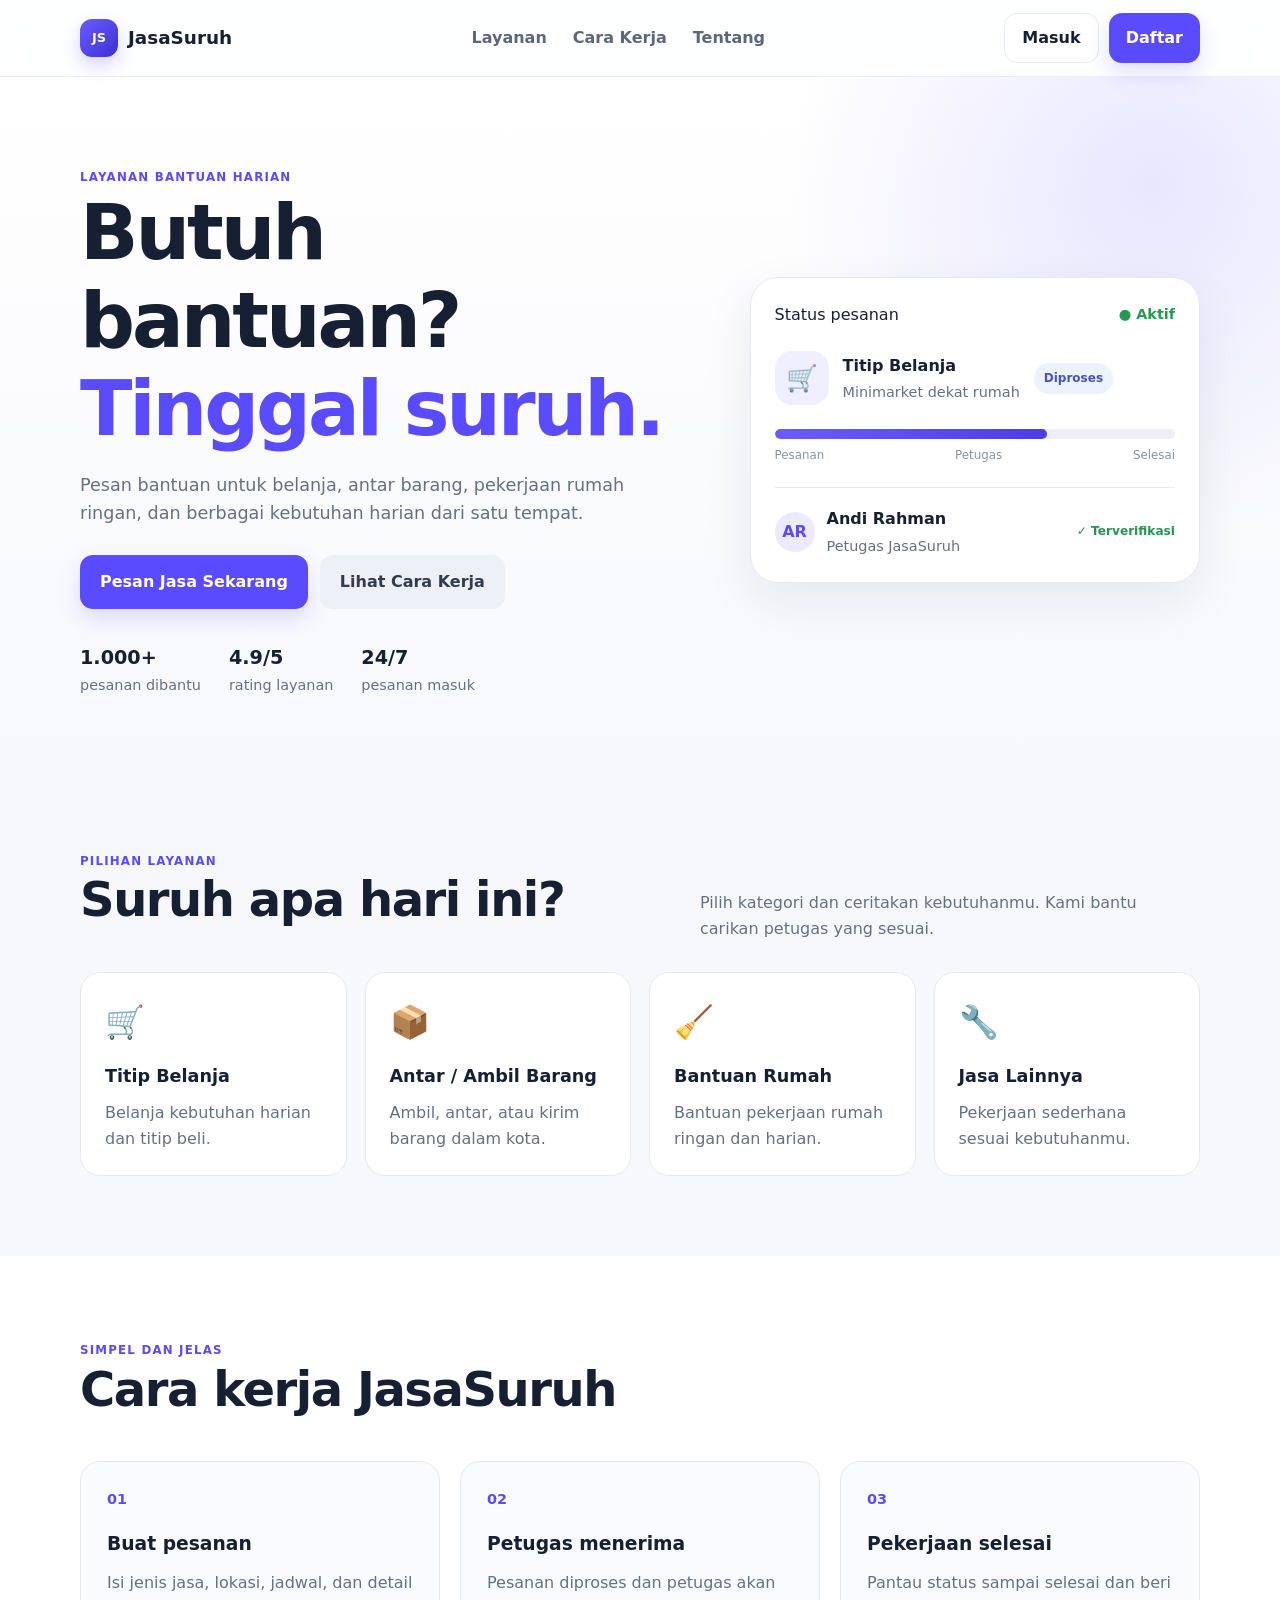
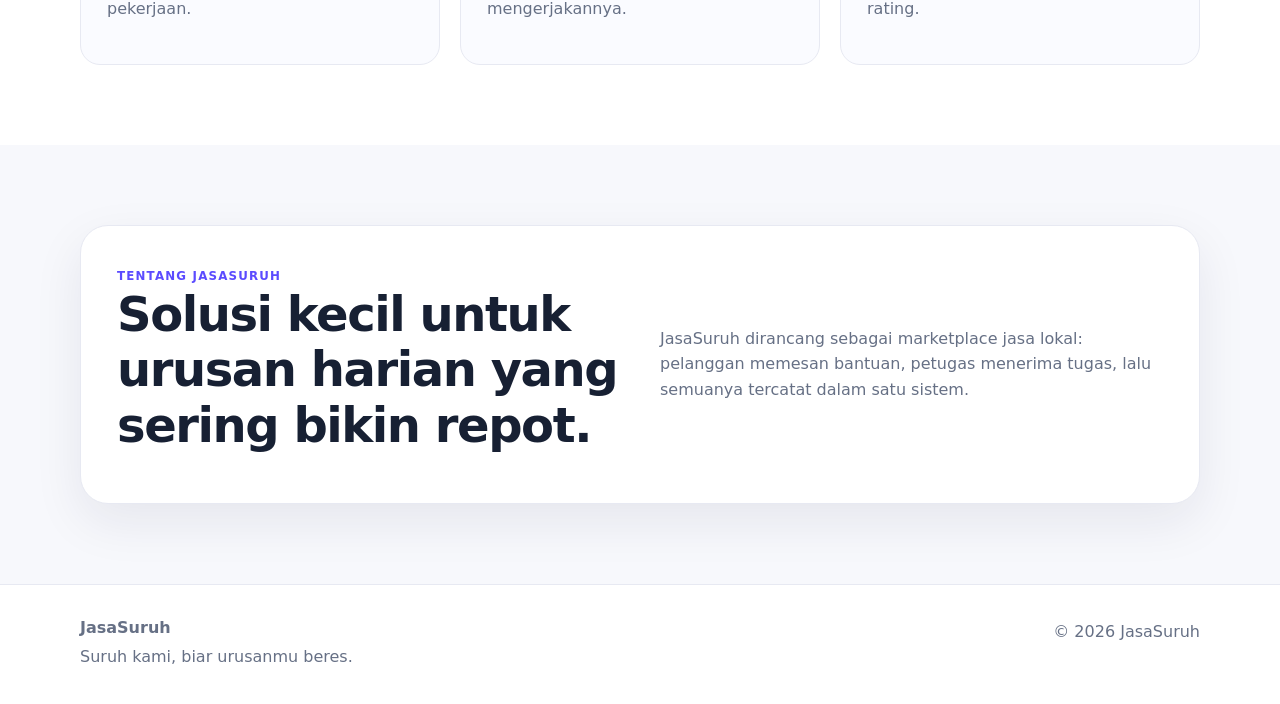
<file: index.html>
<!doctype html>
<html lang="id">
<head>
  <meta charset="UTF-8">
  <meta name="viewport" content="width=device-width, initial-scale=1.0">
  <title>JasaSuruh — Butuh bantuan? Tinggal suruh.</title>
  <link rel="stylesheet" href="assets/css/style.css">
</head>
<body>
  <header class="site-header">
    <div class="container nav-wrap">
      <a class="brand" href="index.html"><span class="brand-mark">JS</span><span>JasaSuruh</span></a>
      <nav class="desktop-nav">
        <a href="#layanan">Layanan</a>
        <a href="#cara-kerja">Cara Kerja</a>
        <a href="#tentang">Tentang</a>
      </nav>
      <div class="nav-actions">
        <a class="btn btn-ghost" href="login.html">Masuk</a>
        <a class="btn btn-primary" href="register.html">Daftar</a>
      </div>
    </div>
  </header>

  <main>
    <section class="hero">
      <div class="container hero-grid">
        <div>
          <span class="eyebrow">Layanan bantuan harian</span>
          <h1>Butuh bantuan?<br><span>Tinggal suruh.</span></h1>
          <p class="hero-copy">Pesan bantuan untuk belanja, antar barang, pekerjaan rumah ringan, dan berbagai kebutuhan harian dari satu tempat.</p>
          <div class="hero-actions">
            <a class="btn btn-primary btn-lg" href="register.html">Pesan Jasa Sekarang</a>
            <a class="btn btn-light btn-lg" href="#cara-kerja">Lihat Cara Kerja</a>
          </div>
          <div class="trust-row">
            <div><strong>1.000+</strong><span>pesanan dibantu</span></div>
            <div><strong>4.9/5</strong><span>rating layanan</span></div>
            <div><strong>24/7</strong><span>pesanan masuk</span></div>
          </div>
        </div>
        <div class="hero-card">
          <div class="mini-card-head"><span>Status pesanan</span><span class="status-dot">● Aktif</span></div>
          <div class="order-preview">
            <div class="order-icon">🛒</div>
            <div><strong>Titip Belanja</strong><p>Minimarket dekat rumah</p></div>
            <span class="pill pill-blue">Diproses</span>
          </div>
          <div class="progress"><span style="width:68%"></span></div>
          <div class="progress-labels"><span>Pesanan</span><span>Petugas</span><span>Selesai</span></div>
          <div class="worker-row"><div class="avatar">AR</div><div><strong>Andi Rahman</strong><p>Petugas JasaSuruh</p></div><span class="verified">✓ Terverifikasi</span></div>
        </div>
      </div>
    </section>

    <section id="layanan" class="section">
      <div class="container">
        <div class="section-head"><div><span class="eyebrow">Pilihan layanan</span><h2>Suruh apa hari ini?</h2></div><p>Pilih kategori dan ceritakan kebutuhanmu. Kami bantu carikan petugas yang sesuai.</p></div>
        <div class="service-grid">
          <a class="service-card" href="register.html"><span>🛒</span><h3>Titip Belanja</h3><p>Belanja kebutuhan harian dan titip beli.</p></a>
          <a class="service-card" href="register.html"><span>📦</span><h3>Antar / Ambil Barang</h3><p>Ambil, antar, atau kirim barang dalam kota.</p></a>
          <a class="service-card" href="register.html"><span>🧹</span><h3>Bantuan Rumah</h3><p>Bantuan pekerjaan rumah ringan dan harian.</p></a>
          <a class="service-card" href="register.html"><span>🔧</span><h3>Jasa Lainnya</h3><p>Pekerjaan sederhana sesuai kebutuhanmu.</p></a>
        </div>
      </div>
    </section>

    <section id="cara-kerja" class="section section-soft">
      <div class="container"><div class="section-head"><div><span class="eyebrow">Simpel dan jelas</span><h2>Cara kerja JasaSuruh</h2></div></div>
        <div class="steps"><div class="step"><div class="step-number">01</div><h3>Buat pesanan</h3><p>Isi jenis jasa, lokasi, jadwal, dan detail pekerjaan.</p></div><div class="step"><div class="step-number">02</div><h3>Petugas menerima</h3><p>Pesanan diproses dan petugas akan mengerjakannya.</p></div><div class="step"><div class="step-number">03</div><h3>Pekerjaan selesai</h3><p>Pantau status sampai selesai dan beri rating.</p></div></div>
      </div>
    </section>

    <section id="tentang" class="section"><div class="container about-card"><div><span class="eyebrow">Tentang JasaSuruh</span><h2>Solusi kecil untuk urusan harian yang sering bikin repot.</h2></div><p>JasaSuruh dirancang sebagai marketplace jasa lokal: pelanggan memesan bantuan, petugas menerima tugas, lalu semuanya tercatat dalam satu sistem.</p></div></section>
  </main>

  <footer class="footer"><div class="container footer-wrap"><div><strong>JasaSuruh</strong><p>Suruh kami, biar urusanmu beres.</p></div><p>© 2026 JasaSuruh</p></div></footer>
</body>
</html>
</file>
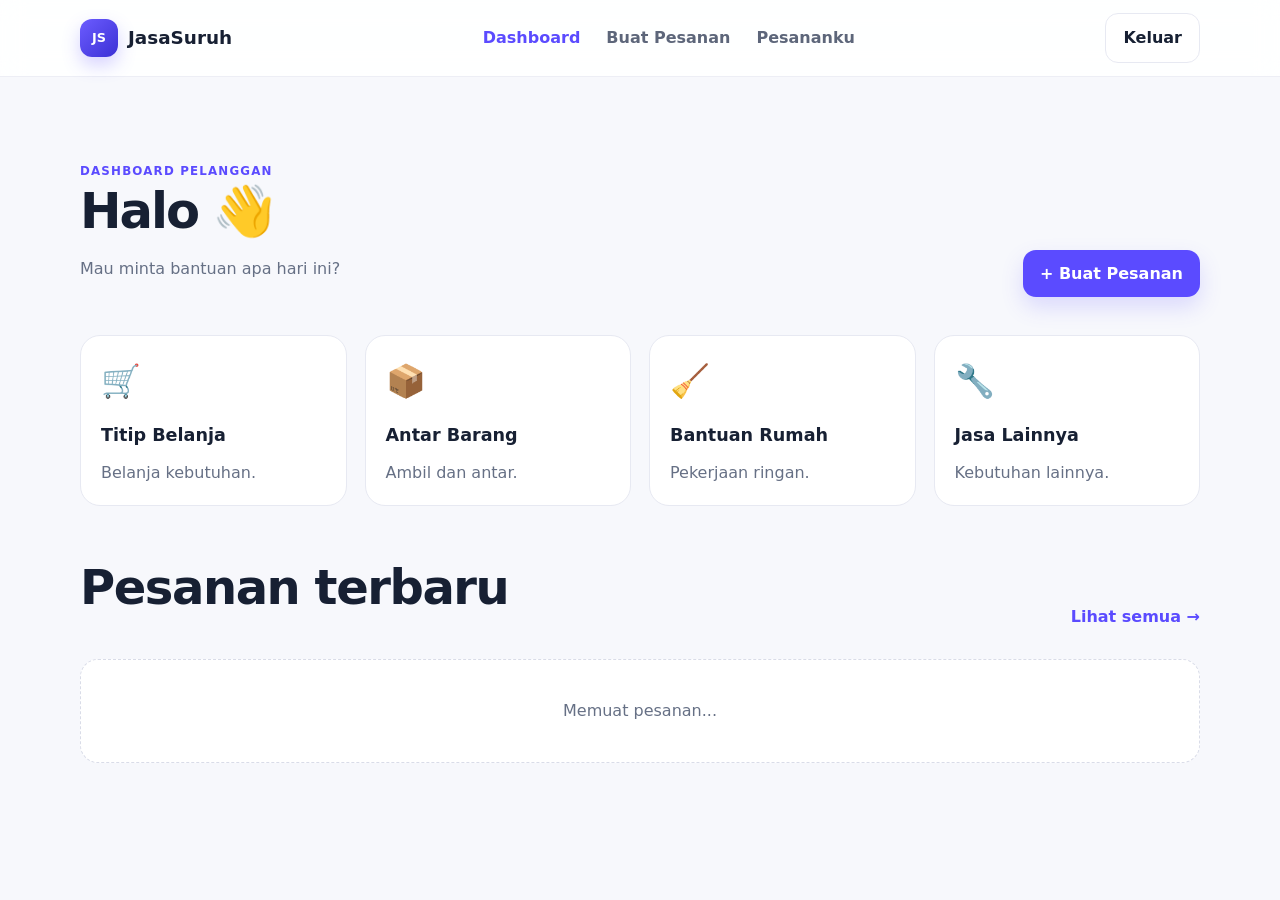
<file: dashboard.html>
<!doctype html>
<html lang="id">
<head><meta charset="UTF-8"><meta name="viewport" content="width=device-width, initial-scale=1.0"><title>Dashboard — JasaSuruh</title><link rel="stylesheet" href="assets/css/style.css"></head>
<body>
<header class="site-header"><div class="container nav-wrap"><a class="brand" href="dashboard.html"><span class="brand-mark">JS</span><span>JasaSuruh</span></a><nav class="desktop-nav"><a class="active" href="dashboard.html">Dashboard</a><a href="order.html">Buat Pesanan</a><a href="orders.html">Pesananku</a></nav><div class="nav-actions"><button id="logoutBtn" class="btn btn-ghost">Keluar</button></div></div></header>
<main class="section"><div class="container"><div class="welcome"><div><span class="eyebrow">Dashboard pelanggan</span><h1 id="welcomeName">Halo 👋</h1><p class="muted">Mau minta bantuan apa hari ini?</p></div><a href="order.html" class="btn btn-primary">+ Buat Pesanan</a></div>
<div class="service-grid compact"><a class="service-card" href="order.html?type=Titip%20Belanja"><span>🛒</span><h3>Titip Belanja</h3><p>Belanja kebutuhan.</p></a><a class="service-card" href="order.html?type=Antar%20Barang"><span>📦</span><h3>Antar Barang</h3><p>Ambil dan antar.</p></a><a class="service-card" href="order.html?type=Bantuan%20Rumah"><span>🧹</span><h3>Bantuan Rumah</h3><p>Pekerjaan ringan.</p></a><a class="service-card" href="order.html?type=Jasa%20Lainnya"><span>🔧</span><h3>Jasa Lainnya</h3><p>Kebutuhan lainnya.</p></a></div>
<div class="section-head dashboard-head"><div><h2>Pesanan terbaru</h2></div><a class="text-link" href="orders.html">Lihat semua →</a></div>
<div id="recentOrders" class="orders-list"><div class="empty-state">Memuat pesanan...</div></div></div></main>
<script src="assets/js/app.js"></script></body></html>
</file>
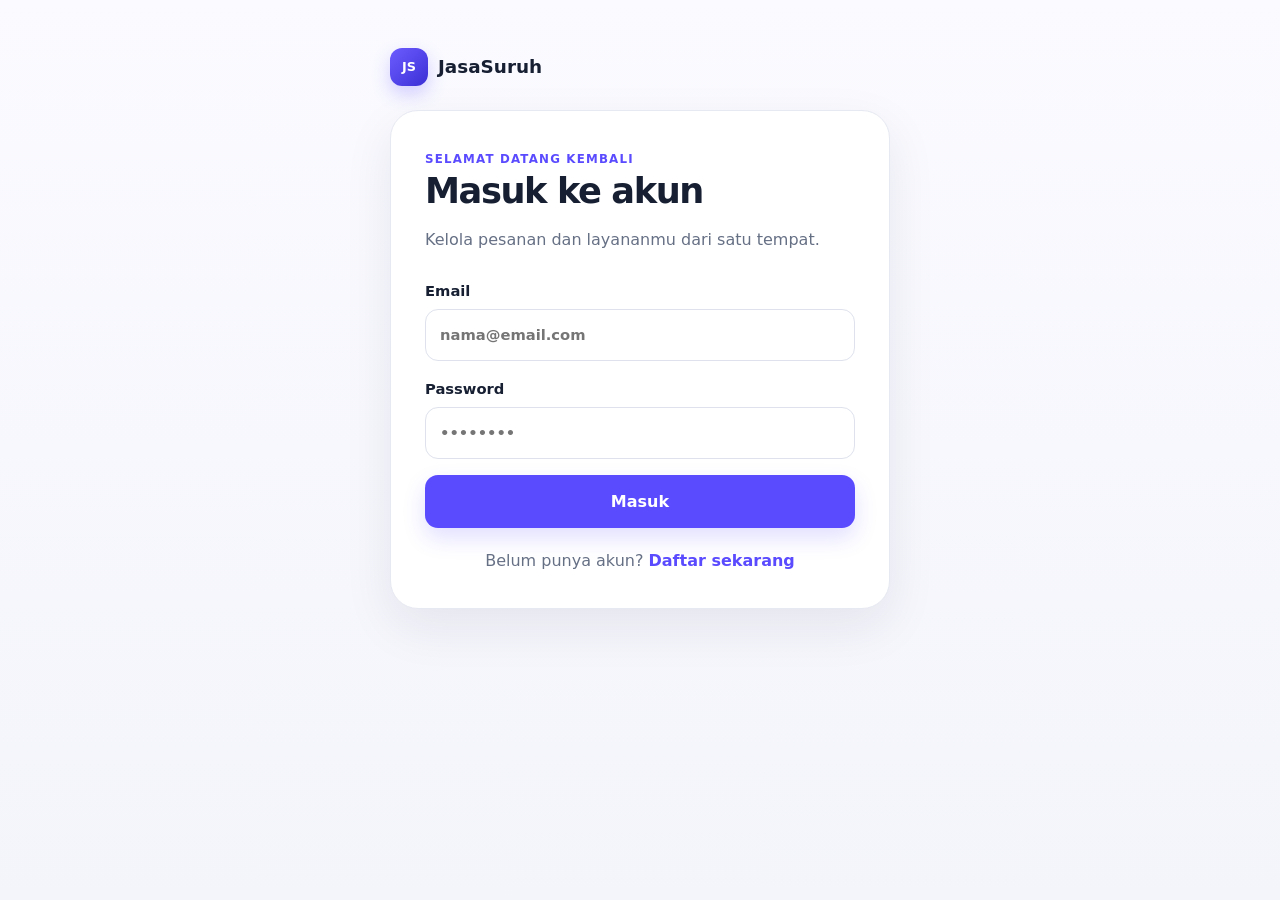
<file: login.html>
<!doctype html>
<html lang="id">
<head><meta charset="UTF-8"><meta name="viewport" content="width=device-width, initial-scale=1.0"><title>Masuk — JasaSuruh</title><link rel="stylesheet" href="assets/css/style.css"></head>
<body class="auth-page">
  <div class="auth-shell">
    <a class="brand auth-brand" href="index.html"><span class="brand-mark">JS</span><span>JasaSuruh</span></a>
    <div class="auth-card"><span class="eyebrow">Selamat datang kembali</span><h1>Masuk ke akun</h1><p class="muted">Kelola pesanan dan layananmu dari satu tempat.</p>
      <form id="loginForm" class="form-grid">
        <label>Email<input type="email" name="email" required placeholder="nama@email.com"></label>
        <label>Password<input type="password" name="password" required placeholder="••••••••"></label>
        <button class="btn btn-primary btn-lg" type="submit">Masuk</button>
        <div id="formMessage" class="form-message"></div>
      </form>
      <p class="auth-footer">Belum punya akun? <a href="register.html">Daftar sekarang</a></p>
    </div>
  </div>
  <script src="assets/js/app.js"></script>
</body>
</html>
</file>
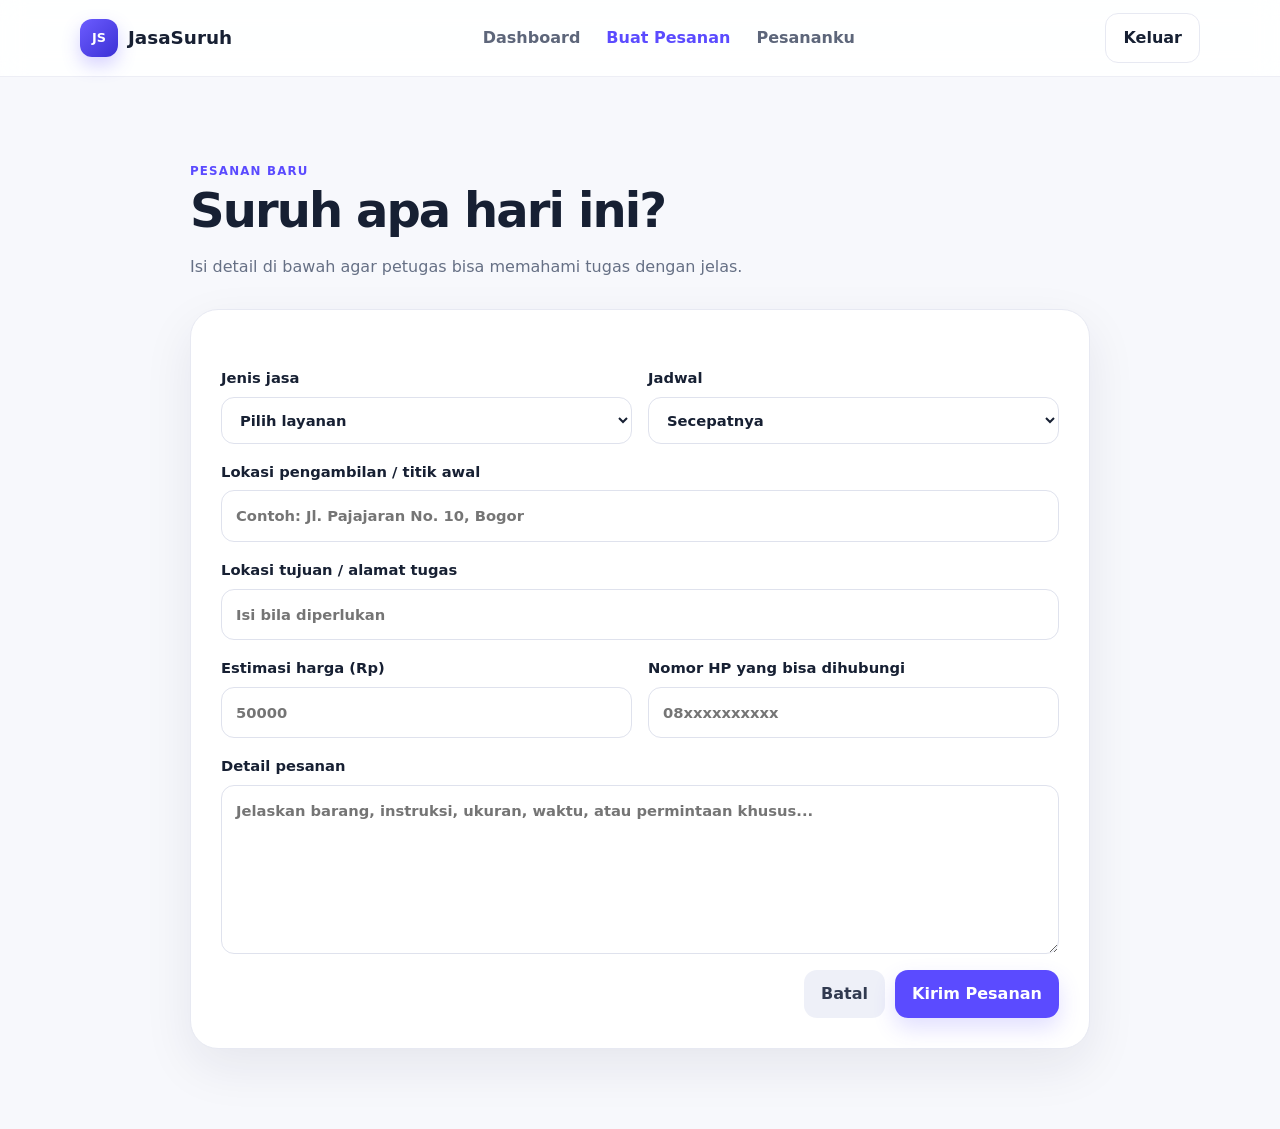
<file: order.html>
<!doctype html>
<html lang="id">
<head><meta charset="UTF-8"><meta name="viewport" content="width=device-width, initial-scale=1.0"><title>Buat Pesanan — JasaSuruh</title><link rel="stylesheet" href="assets/css/style.css"></head>
<body>
<header class="site-header"><div class="container nav-wrap"><a class="brand" href="dashboard.html"><span class="brand-mark">JS</span><span>JasaSuruh</span></a><nav class="desktop-nav"><a href="dashboard.html">Dashboard</a><a class="active" href="order.html">Buat Pesanan</a><a href="orders.html">Pesananku</a></nav><div class="nav-actions"><button id="logoutBtn" class="btn btn-ghost">Keluar</button></div></div></header>
<main class="section"><div class="container narrow"><div class="page-title"><span class="eyebrow">Pesanan baru</span><h1>Suruh apa hari ini?</h1><p class="muted">Isi detail di bawah agar petugas bisa memahami tugas dengan jelas.</p></div>
<div class="form-card"><form id="orderForm" class="form-grid two-col">
<label>Jenis jasa<select name="service_type" id="serviceType" required><option value="">Pilih layanan</option><option>Titip Belanja</option><option>Antar Barang</option><option>Bantuan Rumah</option><option>Jasa Lainnya</option></select></label>
<label>Jadwal<select name="schedule" required><option value="Secepatnya">Secepatnya</option><option value="Hari ini">Hari ini</option><option value="Besok">Besok</option></select></label>
<label class="full">Lokasi pengambilan / titik awal<input type="text" name="pickup_address" required placeholder="Contoh: Jl. Pajajaran No. 10, Bogor"></label>
<label class="full">Lokasi tujuan / alamat tugas<input type="text" name="destination_address" placeholder="Isi bila diperlukan"></label>
<label>Estimasi harga (Rp)<input type="number" name="estimated_price" min="0" step="1000" placeholder="50000"></label>
<label>Nomor HP yang bisa dihubungi<input type="text" name="contact_phone" required placeholder="08xxxxxxxxxx"></label>
<label class="full">Detail pesanan<textarea name="details" rows="6" required placeholder="Jelaskan barang, instruksi, ukuran, waktu, atau permintaan khusus..."></textarea></label>
<div class="full form-actions"><a class="btn btn-light" href="dashboard.html">Batal</a><button class="btn btn-primary" type="submit">Kirim Pesanan</button></div>
<div id="formMessage" class="form-message full"></div>
</form></div></div></main>
<script src="assets/js/app.js"></script></body></html>
</file>
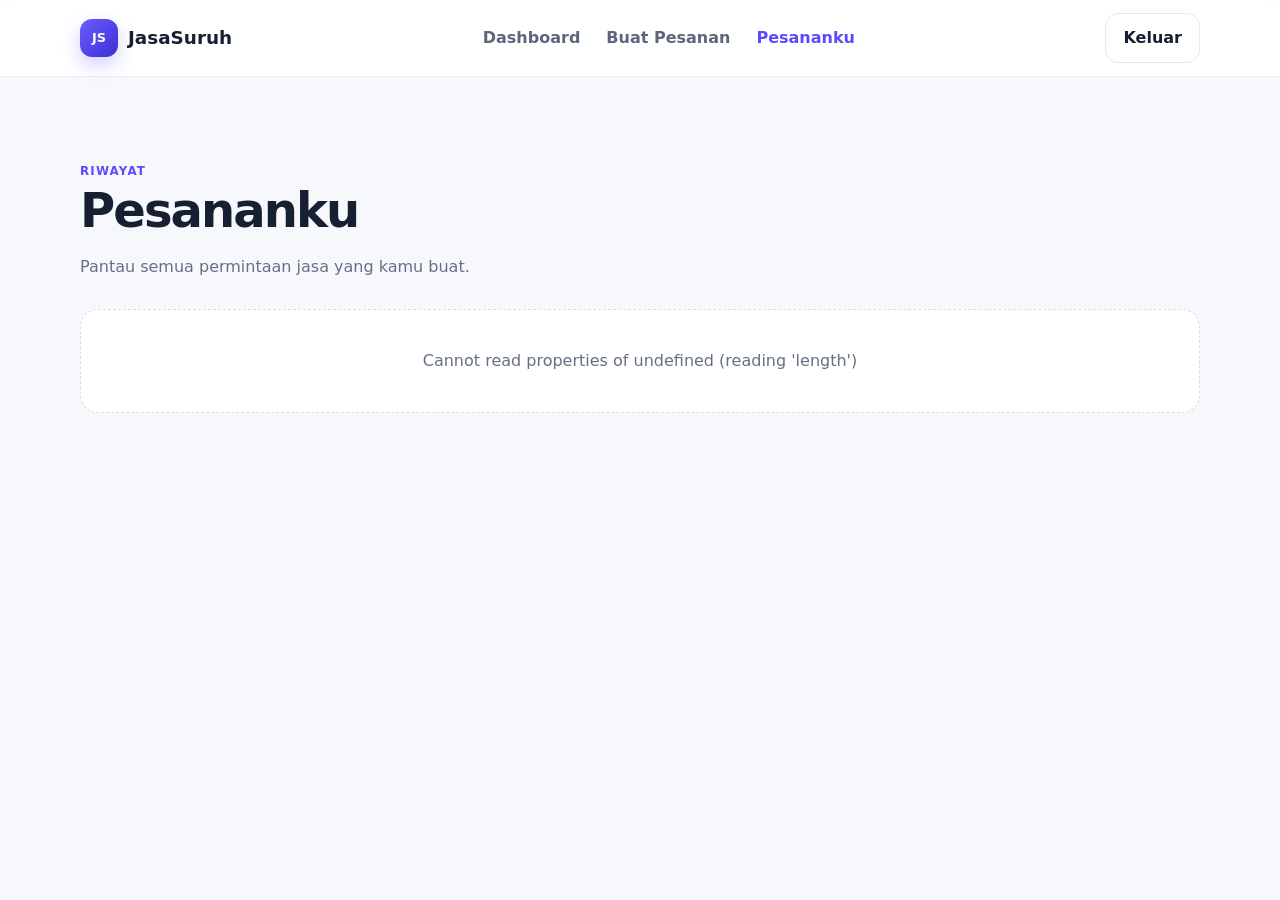
<file: orders.html>
<!doctype html>
<html lang="id">
<head><meta charset="UTF-8"><meta name="viewport" content="width=device-width, initial-scale=1.0"><title>Pesananku — JasaSuruh</title><link rel="stylesheet" href="assets/css/style.css"></head>
<body>
<header class="site-header"><div class="container nav-wrap"><a class="brand" href="dashboard.html"><span class="brand-mark">JS</span><span>JasaSuruh</span></a><nav class="desktop-nav"><a href="dashboard.html">Dashboard</a><a href="order.html">Buat Pesanan</a><a class="active" href="orders.html">Pesananku</a></nav><div class="nav-actions"><button id="logoutBtn" class="btn btn-ghost">Keluar</button></div></div></header>
<main class="section"><div class="container"><div class="page-title"><span class="eyebrow">Riwayat</span><h1>Pesananku</h1><p class="muted">Pantau semua permintaan jasa yang kamu buat.</p></div><div id="ordersList" class="orders-list"><div class="empty-state">Memuat pesanan...</div></div></div></main>
<script src="assets/js/app.js"></script></body></html>
</file>
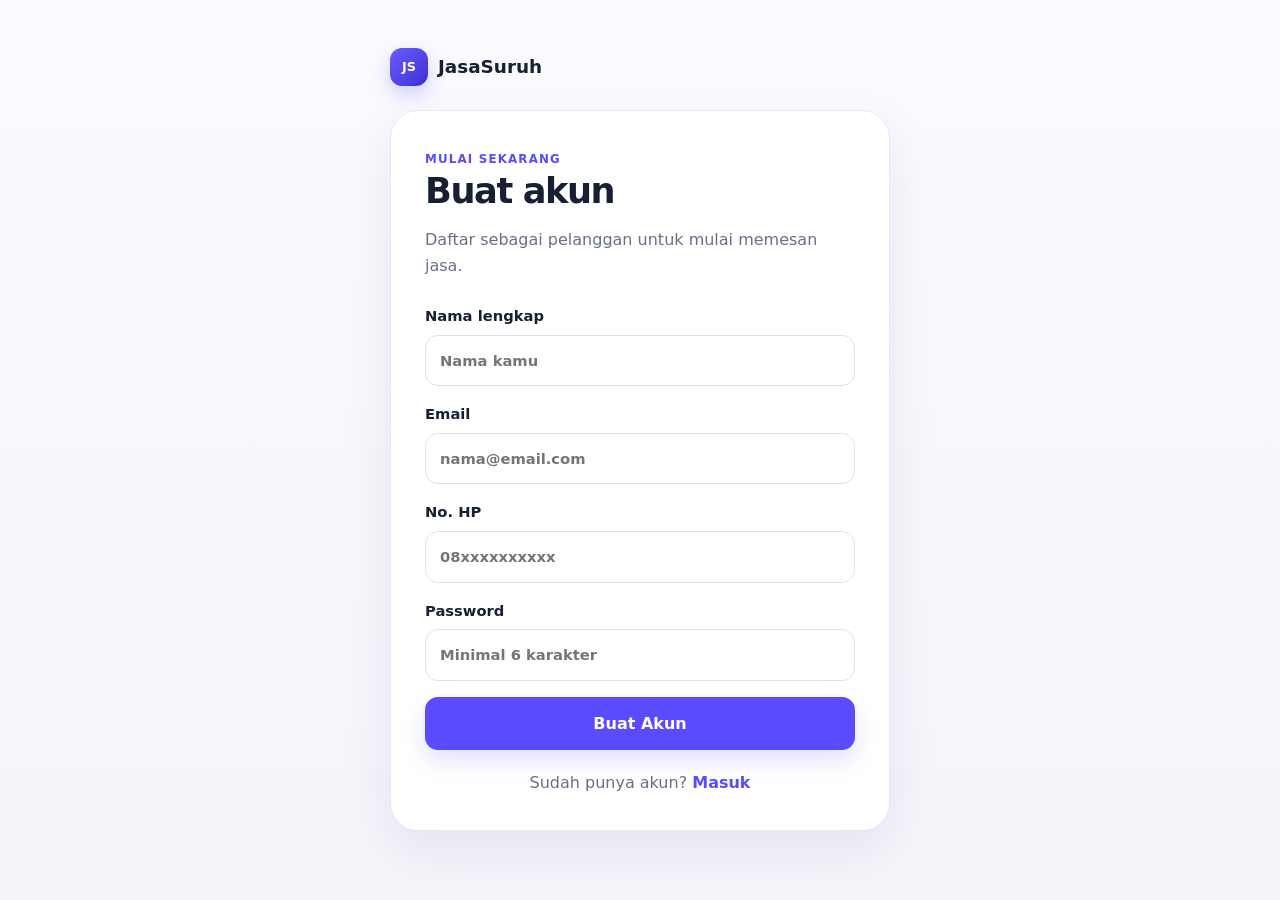
<file: register.html>
<!doctype html>
<html lang="id">
<head><meta charset="UTF-8"><meta name="viewport" content="width=device-width, initial-scale=1.0"><title>Daftar — JasaSuruh</title><link rel="stylesheet" href="assets/css/style.css"></head>
<body class="auth-page">
  <div class="auth-shell">
    <a class="brand auth-brand" href="index.html"><span class="brand-mark">JS</span><span>JasaSuruh</span></a>
    <div class="auth-card"><span class="eyebrow">Mulai sekarang</span><h1>Buat akun</h1><p class="muted">Daftar sebagai pelanggan untuk mulai memesan jasa.</p>
      <form id="registerForm" class="form-grid">
        <label>Nama lengkap<input type="text" name="name" required placeholder="Nama kamu"></label>
        <label>Email<input type="email" name="email" required placeholder="nama@email.com"></label>
        <label>No. HP<input type="text" name="phone" required placeholder="08xxxxxxxxxx"></label>
        <label>Password<input type="password" name="password" minlength="6" required placeholder="Minimal 6 karakter"></label>
        <button class="btn btn-primary btn-lg" type="submit">Buat Akun</button>
        <div id="formMessage" class="form-message"></div>
      </form>
      <p class="auth-footer">Sudah punya akun? <a href="login.html">Masuk</a></p>
    </div>
  </div>
  <script src="assets/js/app.js"></script>
</body>
</html>
</file>
<file: assets/css/style.css>
:root{--bg:#f7f8fc;--surface:#fff;--text:#172033;--muted:#667085;--primary:#5b4bff;--primary-dark:#4839e7;--border:#e7e9f2;--shadow:0 18px 50px rgba(26,31,68,.08);--radius:22px}*{box-sizing:border-box}html{scroll-behavior:smooth}body{margin:0;font-family:Inter,ui-sans-serif,system-ui,-apple-system,BlinkMacSystemFont,"Segoe UI",sans-serif;color:var(--text);background:var(--bg);line-height:1.6}a{text-decoration:none;color:inherit}.container{width:min(1120px,calc(100% - 40px));margin:0 auto}.site-header{position:sticky;top:0;z-index:20;background:rgba(255,255,255,.88);backdrop-filter:blur(12px);border-bottom:1px solid rgba(231,233,242,.75)}.nav-wrap{height:76px;display:flex;align-items:center;justify-content:space-between;gap:24px}.brand{display:inline-flex;align-items:center;gap:10px;font-size:1.15rem;font-weight:800}.brand-mark{width:38px;height:38px;border-radius:12px;display:grid;place-items:center;color:#fff;background:linear-gradient(135deg,#6c5cff,#3b30d5);font-size:.8rem;box-shadow:0 8px 18px rgba(91,75,255,.25)}.desktop-nav{display:flex;gap:26px;color:#5d667a;font-weight:600}.desktop-nav a:hover,.desktop-nav a.active{color:var(--primary)}.nav-actions{display:flex;gap:10px}.btn{border:0;border-radius:13px;padding:11px 17px;font:inherit;font-weight:700;cursor:pointer;display:inline-flex;align-items:center;justify-content:center;transition:.2s}.btn-primary{background:var(--primary);color:#fff;box-shadow:0 10px 22px rgba(91,75,255,.18)}.btn-primary:hover{background:var(--primary-dark);transform:translateY(-1px)}.btn-ghost{background:#fff;border:1px solid var(--border);color:var(--text)}.btn-light{background:#eef0f8;color:#313a50}.btn-lg{padding:14px 20px}.hero{padding:86px 0 70px;background:radial-gradient(circle at 90% 15%,rgba(91,75,255,.13),transparent 28%),linear-gradient(180deg,#fff 0,#f7f8fc 100%)}.hero-grid{display:grid;grid-template-columns:1.15fr .85fr;gap:60px;align-items:center}.eyebrow{text-transform:uppercase;letter-spacing:.1em;font-size:.74rem;font-weight:800;color:var(--primary)}h1,h2,h3{line-height:1.15;margin:0 0 14px}h1{font-size:clamp(2.7rem,6vw,4.9rem);letter-spacing:-.04em}h1 span{color:var(--primary)}h2{font-size:clamp(2rem,4vw,3rem);letter-spacing:-.03em}.hero-copy{font-size:1.1rem;color:var(--muted);max-width:620px}.hero-actions{display:flex;gap:12px;margin:28px 0 34px;flex-wrap:wrap}.trust-row{display:flex;gap:28px;flex-wrap:wrap}.trust-row div{display:flex;flex-direction:column}.trust-row strong{font-size:1.2rem}.trust-row span{font-size:.9rem;color:var(--muted)}.hero-card,.form-card,.about-card{background:#fff;border:1px solid var(--border);border-radius:28px;box-shadow:var(--shadow)}.hero-card{padding:24px}.mini-card-head,.order-meta,.worker-row{display:flex;align-items:center;justify-content:space-between;gap:12px}.status-dot{color:#249a54;font-weight:700;font-size:.9rem}.order-preview{display:flex;align-items:center;gap:14px;margin:24px 0}.order-icon{width:54px;height:54px;border-radius:17px;background:#f0efff;display:grid;place-items:center;font-size:1.6rem}.order-icon.small{width:46px;height:46px;border-radius:14px;font-size:1.35rem}.order-preview p,.worker-row p{margin:3px 0 0;color:var(--muted);font-size:.9rem}.pill{padding:6px 10px;border-radius:999px;font-size:.75rem;font-weight:800;white-space:nowrap}.pill-blue{background:#edf2ff;color:#4254c5}.pill-green{background:#e9f8ef;color:#19733f}.pill-yellow{background:#fff7df;color:#936e12}.pill-red{background:#feeceb;color:#a8342f}.progress{height:10px;background:#eeeef5;border-radius:99px;overflow:hidden}.progress>span{display:block;height:100%;border-radius:inherit;background:linear-gradient(90deg,#6c5cff,#4b3ee8)}.progress-labels{display:flex;justify-content:space-between;color:#8a92a3;font-size:.74rem;margin-top:7px}.worker-row{margin-top:22px;padding-top:18px;border-top:1px solid var(--border);justify-content:flex-start}.avatar{width:40px;height:40px;border-radius:50%;display:grid;place-items:center;background:#eceafe;color:var(--primary);font-weight:800}.verified{margin-left:auto;font-size:.76rem;color:#269553;font-weight:700}.section{padding:80px 0}.section-soft{background:#fff}.section-head{display:flex;align-items:end;justify-content:space-between;gap:30px;margin-bottom:30px}.section-head>p{max-width:500px;color:var(--muted);margin:0}.service-grid{display:grid;grid-template-columns:repeat(4,1fr);gap:18px}.service-card{padding:24px;background:#fff;border:1px solid var(--border);border-radius:20px;transition:.2s}.service-card:hover{transform:translateY(-4px);box-shadow:var(--shadow);border-color:#d7d9ed}.service-card>span{font-size:2rem}.service-card h3{font-size:1.1rem;margin-top:18px}.service-card p{color:var(--muted);margin:0}.service-grid.compact .service-card{padding:20px}.steps{display:grid;grid-template-columns:repeat(3,1fr);gap:20px}.step{padding:26px;border:1px solid var(--border);border-radius:20px;background:#fafbff}.step-number{font-weight:900;color:var(--primary);font-size:.9rem;margin-bottom:22px}.step p,.about-card p{color:var(--muted)}.about-card{padding:36px;display:grid;grid-template-columns:1fr 1fr;gap:40px;align-items:center}.about-card p{margin:0}.footer{padding:30px 0;border-top:1px solid var(--border);background:#fff}.footer-wrap{display:flex;justify-content:space-between;gap:20px;color:var(--muted)}.footer p{margin:4px 0}.auth-page{min-height:100vh;background:linear-gradient(180deg,#fafaff,#f4f5fb)}.auth-shell{width:min(500px,calc(100% - 32px));margin:0 auto;padding:48px 0}.auth-brand{justify-content:center;margin-bottom:24px}.auth-card{background:#fff;border:1px solid var(--border);border-radius:28px;box-shadow:var(--shadow);padding:34px}.auth-card h1{font-size:2.2rem}.muted{color:var(--muted)}.form-grid{display:grid;gap:16px;margin-top:26px}.form-grid label{display:grid;gap:7px;font-weight:700;font-size:.92rem}.form-grid input,.form-grid select,.form-grid textarea{width:100%;padding:13px 14px;border:1px solid #dfe2ed;border-radius:13px;background:#fff;color:var(--text);font:inherit;outline:none}.form-grid input:focus,.form-grid select:focus,.form-grid textarea:focus{border-color:#9a92ff;box-shadow:0 0 0 4px rgba(91,75,255,.08)}.auth-footer{text-align:center;color:var(--muted);margin:20px 0 0}.auth-footer a,.text-link{color:var(--primary);font-weight:800}.form-message{display:none;padding:11px 14px;border-radius:12px;font-size:.9rem}.form-message.error{display:block;background:#fff0ef;color:#a33833}.form-message.success{display:block;background:#eaf8ee;color:#1d7542}.narrow{max-width:900px}.page-title{margin-bottom:30px}.page-title h1{font-size:3rem}.form-card{padding:30px}.two-col{grid-template-columns:1fr 1fr}.two-col .full{grid-column:1/-1}.form-actions{display:flex;justify-content:flex-end;gap:10px}.welcome{display:flex;justify-content:space-between;align-items:end;gap:20px;margin-bottom:38px}.welcome h1{font-size:3.1rem}.dashboard-head{margin-top:54px}.orders-list{display:grid;gap:14px}.order-card{display:flex;align-items:center;justify-content:space-between;gap:20px;background:#fff;border:1px solid var(--border);border-radius:18px;padding:18px 20px}.order-card-main{display:flex;align-items:center;gap:14px;min-width:0}.order-card h3{margin:2px 0 4px;font-size:1rem}.order-card p{margin:0;color:var(--muted);font-size:.9rem;max-width:560px;white-space:nowrap;overflow:hidden;text-overflow:ellipsis}.order-code{font-size:.73rem;font-weight:800;color:#9097a8;letter-spacing:.06em}.order-meta{justify-content:flex-end;flex-wrap:wrap}.order-meta strong{font-size:.95rem}.order-meta small{color:var(--muted);width:100%;text-align:right}.empty-state{text-align:center;padding:38px;color:var(--muted);background:#fff;border:1px dashed #d9dce8;border-radius:18px}@media (max-width:900px){.desktop-nav{display:none}.hero-grid,.about-card{grid-template-columns:1fr}.service-grid{grid-template-columns:repeat(2,1fr)}.steps{grid-template-columns:1fr}.hero{padding-top:60px}.section-head{align-items:start;flex-direction:column}.two-col{grid-template-columns:1fr}.two-col .full{grid-column:auto}.order-card{align-items:flex-start;flex-direction:column}.order-meta{width:100%;justify-content:flex-start}.order-meta small{text-align:left;width:auto}.welcome{align-items:flex-start;flex-direction:column}.welcome h1{font-size:2.4rem}}@media (max-width:620px){.container{width:min(100% - 28px,1120px)}.nav-actions .btn-ghost{display:none}.hero-actions .btn{width:100%}.service-grid{grid-template-columns:1fr}.trust-row{gap:18px}.hero-card{padding:20px}.auth-card{padding:24px}.form-card{padding:20px}.footer-wrap{flex-direction:column}.page-title h1{font-size:2.3rem}}
</file>
